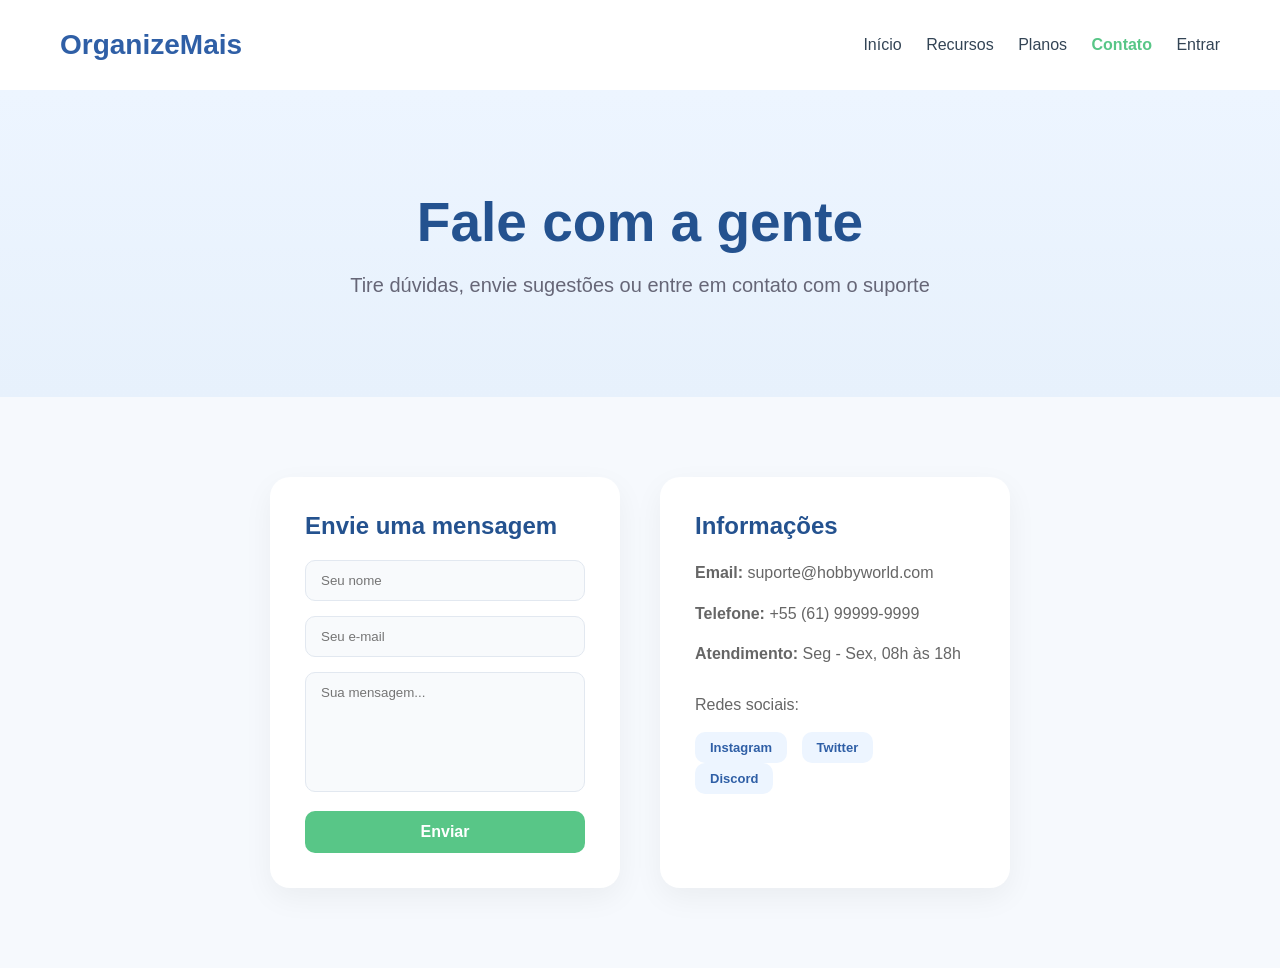
<file: contato.html>
<!DOCTYPE html>
<html lang="pt-BR">
<head>
  <meta charset="UTF-8" />
  <meta name="viewport" content="width=device-width, initial-scale=1.0"/>
  <title>Contato</title>
  <link rel="stylesheet" href="contato.css"/>
</head>
<body>

  <!-- HEADER -->
  <header class="header">
    <div class="logo">OrganizeMais</div>

    <nav class="nav">
      <a href="index.html">Início</a>
      <a href="recursos.html">Recursos</a>
      <a href="planos.html">Planos</a>
      <a href="contato.html" class="active">Contato</a>
      <a href="entrar.html">Entrar</a>
    </nav>
  </header>

  <!-- HERO -->
  <section class="hero">
    <h1>Fale com a gente</h1>
    <p>Tire dúvidas, envie sugestões ou entre em contato com o suporte</p>
  </section>

  <!-- CONTEÚDO -->
  <section class="contact-container">

    <!-- FORM -->
    <div class="form-box">
      <h2>Envie uma mensagem</h2>

      <form onsubmit="sendMessage(event)">
        <input type="text" id="name" placeholder="Seu nome" required />
        <input type="email" id="email" placeholder="Seu e-mail" required />
        <textarea id="message" placeholder="Sua mensagem..." required></textarea>

        <button type="submit">Enviar</button>
      </form>
    </div>

    <!-- INFO -->
    <div class="info-box">
      <h2>Informações</h2>
      <p><strong>Email:</strong> suporte@hobbyworld.com</p>
      <p><strong>Telefone:</strong> +55 (61) 99999-9999</p>
      <p><strong>Atendimento:</strong> Seg - Sex, 08h às 18h</p>

      <div class="socials">
        <p>Redes sociais:</p>
        <span>Instagram</span>
        <span>Twitter</span>
        <span>Discord</span>
      </div>
    </div>

  </section>

  <!-- MODAL -->
  <div class="modal" id="modal">
    <div class="modal-content">
      <h3>Mensagem enviada!</h3>
      <p>Em breve nossa equipe entrará em contato.</p>
      <button onclick="closeModal()">Fechar</button>
    </div>
  </div>

  <script src="contato.js"></script>
</body>
</html>
</file>
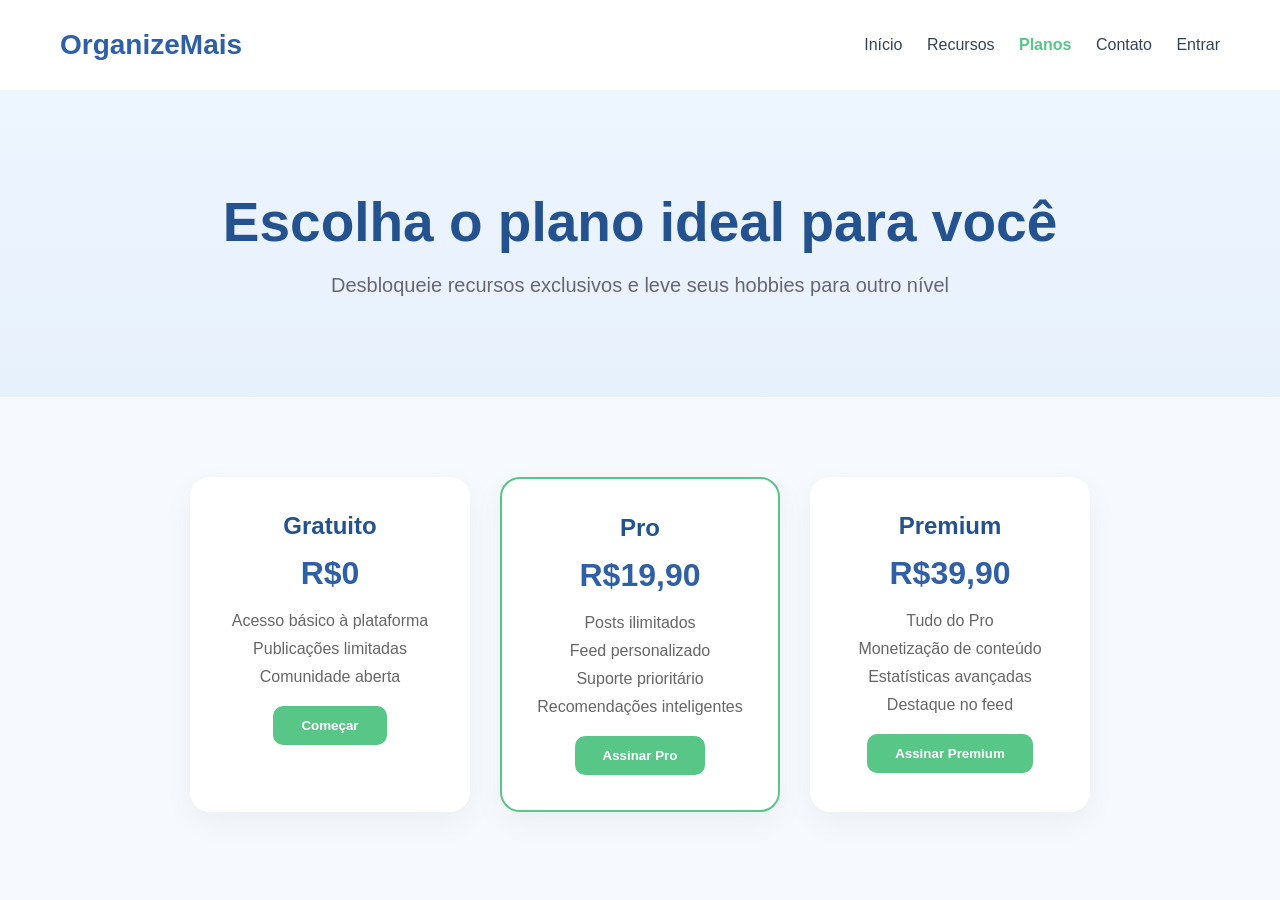
<file: planos.html>
<!DOCTYPE html>
<html lang="pt-BR">
<head>
  <meta charset="UTF-8" />
  <meta name="viewport" content="width=device-width, initial-scale=1.0"/>
  <title>Planos</title>
  <link rel="stylesheet" href="planos.css"/>
</head>
<body>

  <!-- HEADER -->
  <header class="header">
    <div class="logo">OrganizeMais</div>

    <nav class="nav">
      <a href="index.html">Início</a>
      <a href="recursos.html">Recursos</a>
      <a href="planos.html" class="active">Planos</a>
      <a href="contato.html">Contato</a>
      <a href="entrar.html">Entrar</a>
    </nav>
  </header>

  <!-- HERO -->
  <section class="hero">
    <h1>Escolha o plano ideal para você</h1>
    <p>Desbloqueie recursos exclusivos e leve seus hobbies para outro nível</p>
  </section>

  <!-- PLANOS -->
  <section class="plans">

    <div class="card">
      <h2>Gratuito</h2>
      <p class="price">R$0</p>
      <ul>
        <li>Acesso básico à plataforma</li>
        <li>Publicações limitadas</li>
        <li>Comunidade aberta</li>
      </ul>
      <button onclick="selectPlan('Gratuito')">Começar</button>
    </div>

    <div class="card highlight">
      <h2>Pro</h2>
      <p class="price">R$19,90</p>
      <ul>
        <li>Posts ilimitados</li>
        <li>Feed personalizado</li>
        <li>Suporte prioritário</li>
        <li>Recomendações inteligentes</li>
      </ul>
      <button onclick="selectPlan('Pro')">Assinar Pro</button>
    </div>

    <div class="card">
      <h2>Premium</h2>
      <p class="price">R$39,90</p>
      <ul>
        <li>Tudo do Pro</li>
        <li>Monetização de conteúdo</li>
        <li>Estatísticas avançadas</li>
        <li>Destaque no feed</li>
      </ul>
      <button onclick="selectPlan('Premium')">Assinar Premium</button>
    </div>

  </section>

  <!-- MODAL -->
  <div class="modal" id="modal">
    <div class="modal-content">
      <h3 id="modalTitle"></h3>
      <p>Plano selecionado com sucesso!</p>
      <button onclick="closeModal()">Fechar</button>
    </div>
  </div>

  <script src="planos.js"></script>
</body>
</html>
</file>
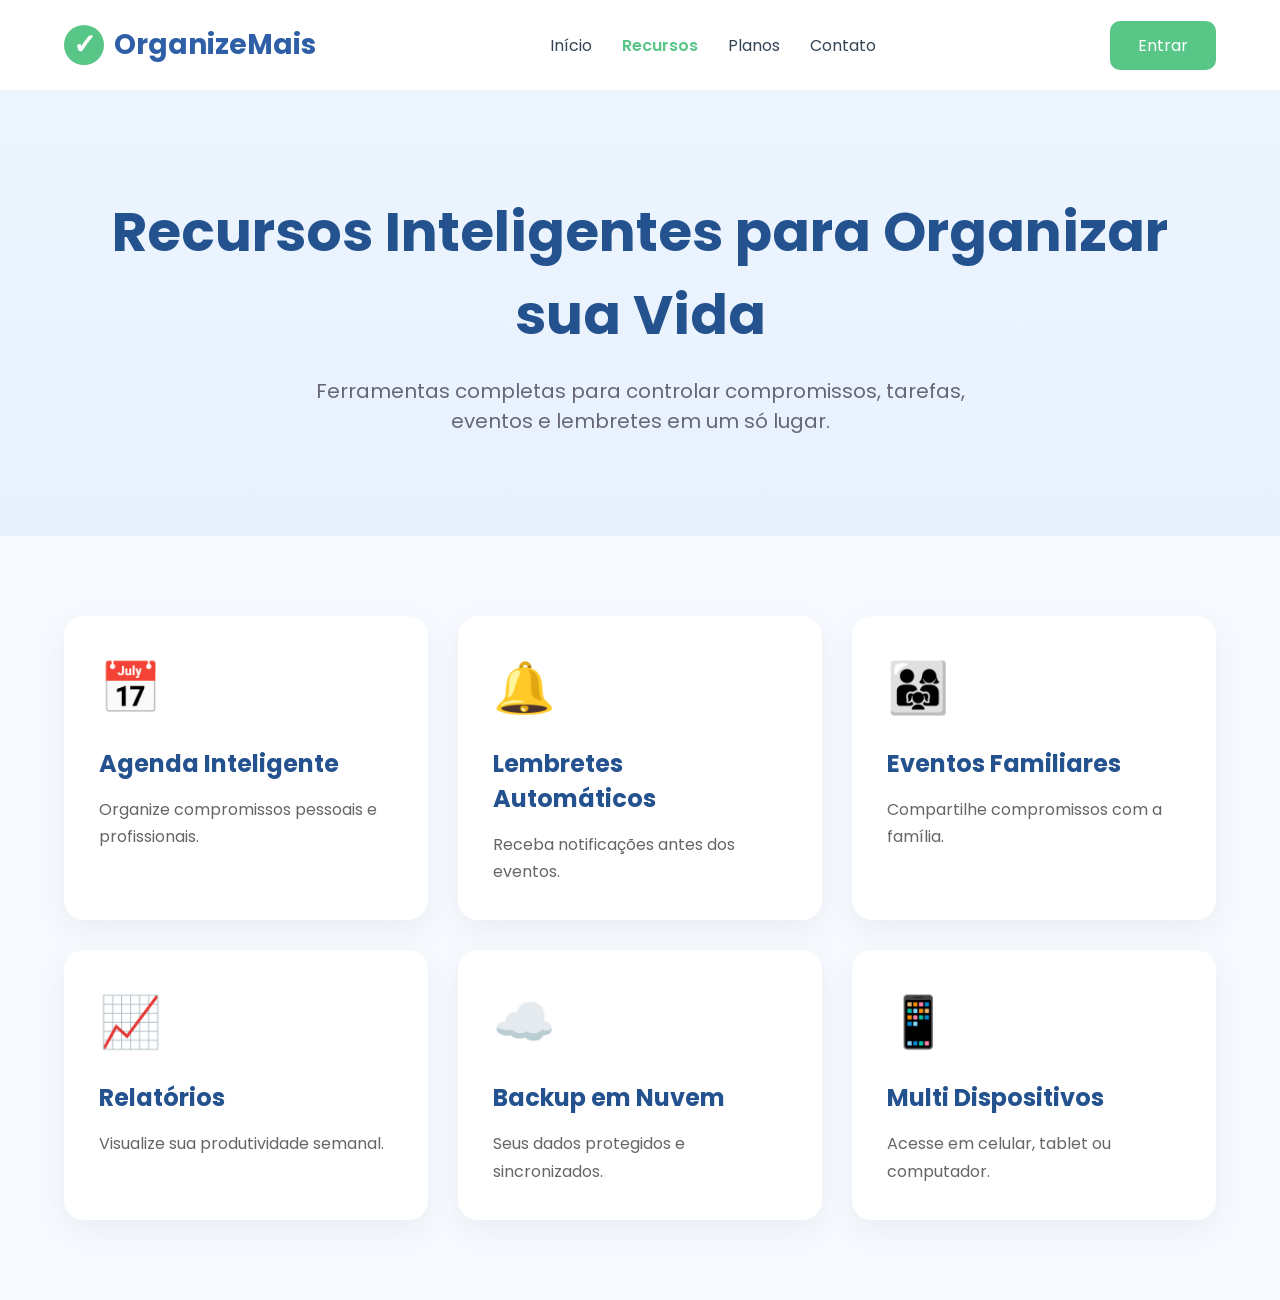
<file: recursos.html>
<!DOCTYPE html>
<html lang="pt-BR">
<head>
<meta charset="UTF-8">
<meta name="viewport" content="width=device-width, initial-scale=1.0">

<title>Recursos - OrganizeMais</title>

<link rel="stylesheet" href="recursos.css">

<link href="https://fonts.googleapis.com/css2?family=Poppins:wght@300;400;500;600;700&display=swap" rel="stylesheet">
</head>

<body>

<header class="header">

<div class="container navbar">

<div class="logo">

<div class="logo-icon">✓</div>

<span>OrganizeMais</span>

</div>

<nav class="menu">

<a href="index.html">Início</a>
<a href="recursos.html" class="active">Recursos</a>
<a href="planos.html">Planos</a>
<a href="contato.html">Contato</a>

</nav>

<a href="login.html" class="btn-login">
Entrar
</a>

</div>

</header>

<section class="hero">

<div class="container">

<h1>
Recursos Inteligentes para Organizar sua Vida
</h1>

<p>
Ferramentas completas para controlar compromissos,
tarefas, eventos e lembretes em um só lugar.
</p>

</div>

</section>

<section class="features">

<div class="container">

<div class="feature-card">

<div class="icon">📅</div>

<h3>Agenda Inteligente</h3>

<p>
Organize compromissos pessoais e profissionais.
</p>

</div>

<div class="feature-card">

<div class="icon">🔔</div>

<h3>Lembretes Automáticos</h3>

<p>
Receba notificações antes dos eventos.
</p>

</div>

<div class="feature-card">

<div class="icon">👨‍👩‍👧</div>

<h3>Eventos Familiares</h3>

<p>
Compartilhe compromissos com a família.
</p>

</div>

<div class="feature-card">

<div class="icon">📈</div>

<h3>Relatórios</h3>

<p>
Visualize sua produtividade semanal.
</p>

</div>

<div class="feature-card">

<div class="icon">☁️</div>

<h3>Backup em Nuvem</h3>

<p>
Seus dados protegidos e sincronizados.
</p>

</div>

<div class="feature-card">

<div class="icon">📱</div>

<h3>Multi Dispositivos</h3>

<p>
Acesse em celular, tablet ou computador.
</p>

</div>

</div>

</section>

<script src="recursos.js"></script>

</body>
</html>
</file>
<file: contato.css>
* {
  margin: 0;
  padding: 0;
  box-sizing: border-box;
  font-family: Poppins, sans-serif; /* Alinhado com o primeiro CSS */
}

body {
  background: #f6f9fd; /* Cor de fundo idêntica */
  color: #345;        /* Cor do texto padrão */
}

/* HEADER */
.header {
  display: flex;
  justify-content: space-between;
  padding: 20px 60px;
  background: #fff; /* Fundo branco do primeiro header */
  align-items: center;
  height: 90px;     /* Altura padronizada */
}

.logo {
  font-size: 28px;    /* Tamanho do primeiro logo */
  font-weight: 700;
  color: #2f5fa6;     /* Azul principal do logo */
}

.nav a {
  color: #345;        /* Cor do menu padrão */
  margin-left: 20px;
  text-decoration: none;
  transition: .3s;
}

.nav a:hover,
.nav .active {
  color: #58c687 !important; /* Verde ativo */
  font-weight: 600;
}

/* HERO */
.hero {
  text-align: center;
  padding: 100px 20px; /* Alinhado ao padding do primeiro */
  background: linear-gradient(180deg, #edf5ff, #e7f1fc); /* Gradiente do primeiro hero */
}

.hero h1 {
  font-size: 55px;    /* Tamanho do h1 do primeiro hero */
  color: #24528f;     /* Azul escuro dos títulos */
}

.hero p {
  font-size: 20px;    /* Tamanho do p do primeiro hero */
  color: #667;
  max-width: 700px;
  margin: 20px auto 0 auto;
}

/* CONTAINER */
.contact-container {
  display: flex;
  justify-content: center;
  gap: 40px;
  padding: 80px 40px; /* Padrão de espaçamento das seções */
  flex-wrap: wrap;
}

/* FORM & INFO BOX */
.form-box, .info-box {
  background: white; /* Caixas brancas como os feature-cards */
  padding: 35px;
  border-radius: 20px; /* Bordas mais arredondadas (20px) */
  width: 350px;       /* Um pouco mais largo para acomodar bem o Poppins */
  box-shadow: 0 10px 30px rgba(0,0,0,.05); /* Sombra suave idêntica */
}

.form-box h2,
.info-box h2 {
  margin-bottom: 20px;
  font-size: 24px;
  color: #24528f; /* Azul dos títulos */
}

/* INPUTS e TEXTAREA */
input, textarea {
  width: 100%;
  margin-bottom: 15px;
  padding: 12px 15px;
  border: 1px solid #e2e8f0; /* Borda sutil para campos em fundo branco */
  background: #f8fafc;       /* Fundo levemente cinza para os inputs */
  border-radius: 10px;       /* Arredondamento suave */
  outline: none;
  font-family: Poppins, sans-serif;
  color: #345;
  transition: 0.3s;
}

input:focus, textarea:focus {
  border-color: #2f5fa6;     /* Destaca com o azul principal ao focar */
}

textarea {
  height: 120px;
  resize: none;
}

/* BOTÃO */
button {
  width: 100%;
  padding: 12px;
  background: #58c687; /* Verde principal */
  color: white;        /* Texto branco */
  border: none;
  cursor: pointer;
  border-radius: 10px; /* Arredondamento do botão */
  font-weight: bold;
  font-size: 16px;
  transition: .3s;
}

button:hover {
  background: #46b374; /* Tom de verde para o hover */
}

/* INFO */
.info-box p {
  margin: 15px 0;
  color: #666; /* Cor do texto corrido */
  line-height: 1.6;
}

.socials {
  margin-top: 25px;
}

.socials span {
  display: inline-block;
  margin-right: 10px;
  padding: 8px 15px;
  background: #edf5ff; /* Fundo azul bem claro */
  border-radius: 10px;
  font-size: 13px;
  font-weight: 600;
  color: #2f5fa6;      /* Texto no azul principal */
}

/* MODAL */
.modal {
  position: fixed;
  top: 0;
  left: 0;
  width: 100%;
  height: 100%;
  background: rgba(47, 95, 166, 0.3); /* Overlay usando o azul translúcido */
  display: none;
  justify-content: center;
  align-items: center;
  backdrop-filter: blur(4px); /* Efeito moderno de desfoque */
}

.modal-content {
  background: white;
  padding: 40px;
  border-radius: 20px;
  text-align: center;
  box-shadow: 0 20px 40px rgba(0,0,0,.1);
}

/* Responsividade */
@media(max-width: 900px) {
  .hero h1 {
    font-size: 38px;
  }
  .contact-container {
    flex-direction: column;
    align-items: center;
  }
  .form-box, .info-box {
    width: 100%;
    max-width: 400px;
  }
}
</file>
<file: planos.css>
* {
  margin: 0;
  padding: 0;
  box-sizing: border-box;
  font-family: Poppins, sans-serif; /* Alinhado com o primeiro CSS */
}

body {
  background: #f6f9fd; /* Cor de fundo idêntica */
  color: #345;        /* Cor do texto padrão */
}

/* HEADER */
.header {
  display: flex;
  justify-content: space-between;
  padding: 20px 60px;
  background: #fff; /* Fundo branco do primeiro header */
  align-items: center;
  height: 90px;     /* Altura padronizada */
}

.logo {
  font-size: 28px;    /* Tamanho do primeiro logo */
  font-weight: 700;
  color: #2f5fa6;     /* Azul principal do logo */
}

.nav a {
  color: #345;        /* Cor do menu padrão */
  margin-left: 20px;
  text-decoration: none;
  transition: .3s;
}

.nav a:hover,
.nav .active {
  color: #58c687 !important; /* Verde ativo */
  font-weight: 600;
}

/* HERO */
.hero {
  text-align: center;
  padding: 100px 20px; /* Alinhado ao padding do primeiro */
  background: linear-gradient(180deg, #edf5ff, #e7f1fc); /* Gradiente do primeiro hero */
}

.hero h1 {
  font-size: 55px;    /* Tamanho do h1 do primeiro hero */
  color: #24528f;     /* Azul escuro dos títulos */
  margin-bottom: 20px;
}

.hero p {
  font-size: 20px;    /* Tamanho do p do primeiro hero */
  color: #667;
  max-width: 700px;
  margin: auto;
}

/* PLANOS */
.plans {
  display: flex;
  justify-content: center;
  gap: 30px;
  padding: 80px 40px; /* Seguindo o padrão de espaçamento */
  flex-wrap: wrap;
}

.card {
  background: white; /* Cards brancos como os feature-cards */
  padding: 35px;
  width: 280px;
  border-radius: 20px; /* Bordas mais arredondadas (20px) */
  text-align: center;
  box-shadow: 0 10px 30px rgba(0,0,0,.05); /* Sombra suave idêntica */
  transition: 0.4s;
}

.card:hover {
  transform: translateY(-10px); /* Mesma intensidade de hover */
}

/* Destaque de plano usa a cor verde principal */
.highlight {
  border: 2px solid #58c687; 
}

.card h2 {
  margin-bottom: 15px;
  font-size: 24px;
  color: #24528f; /* Azul dos títulos */
}

.price {
  font-size: 32px;
  font-weight: 700;
  margin: 15px 0;
  color: #2f5fa6; /* Azul do preço */
}

.card ul {
  list-style: none;
  margin: 20px 0;
}

.card ul li {
  margin: 10px 0;
  color: #666; /* Cor do texto corrido */
}

/* BOTÃO */
button {
  padding: 12px 28px; /* Padding do .btn-login */
  border: none;
  background: #58c687; /* Verde principal */
  color: white;        /* Texto branco */
  cursor: pointer;
  border-radius: 10px; /* Arredondamento do botão */
  font-weight: bold;
  text-decoration: none;
  transition: .3s;
}

button:hover {
  background: #46b374; /* Um tom de verde levemente mais escuro para o hover */
}

/* MODAL */
.modal {
  position: fixed;
  top: 0;
  left: 0;
  width: 100%;
  height: 100%;
  background: rgba(47, 95, 166, 0.3); /* Overlay usando o azul translúcido */
  display: none;
  justify-content: center;
  align-items: center;
  backdrop-filter: blur(4px); /* Efeito moderno de desfoque */
}

.modal-content {
  background: white;
  padding: 40px;
  border-radius: 20px;
  text-align: center;
  box-shadow: 0 20px 40px rgba(0,0,0,.1);
}

/* Responsividade mantendo o padrão */
@media(max-width: 900px) {
  .hero h1 {
    font-size: 38px;
  }
  .plans {
    flex-direction: column;
    align-items: center;
  }
}
</file>
<file: recursos.css>
*{
margin:0;
padding:0;
box-sizing:border-box;
}

body{
font-family:Poppins,sans-serif;
background:#f6f9fd;
}

.container{
width:90%;
max-width:1200px;
margin:auto;
}

.header{
height:90px;
background:#fff;
}

.navbar{
height:90px;
display:flex;
justify-content:space-between;
align-items:center;
}

.logo{
display:flex;
align-items:center;
gap:10px;
font-size:28px;
font-weight:700;
color:#2f5fa6;
}

.logo-icon{
width:40px;
height:40px;
border-radius:50%;
background:#58c687;
display:flex;
align-items:center;
justify-content:center;
color:white;
}

.menu{
display:flex;
gap:30px;
}

.menu a{
text-decoration:none;
color:#345;
}

.active{
color:#58c687 !important;
font-weight:600;
}

.btn-login{
background:#58c687;
padding:12px 28px;
border-radius:10px;
color:white;
text-decoration:none;
}

.hero{
padding:100px 0;
text-align:center;
background:linear-gradient(
180deg,
#edf5ff,
#e7f1fc
);
}

.hero h1{
font-size:55px;
color:#24528f;
margin-bottom:20px;
}

.hero p{
font-size:20px;
color:#667;
max-width:700px;
margin:auto;
}

.features{
padding:80px 0;
}

.features .container{
display:grid;
grid-template-columns:repeat(3,1fr);
gap:30px;
}

.feature-card{
background:white;
padding:35px;
border-radius:20px;
box-shadow:0 10px 30px rgba(0,0,0,.05);
transition:.4s;
}

.feature-card:hover{
transform:translateY(-10px);
}

.icon{
font-size:50px;
margin-bottom:20px;
}

.feature-card h3{
margin-bottom:15px;
font-size:24px;
color:#24528f;
}

.feature-card p{
color:#666;
line-height:1.7;
}

@media(max-width:900px){

.features .container{
grid-template-columns:1fr;
}

.hero h1{
font-size:38px;
}

}
</file>
